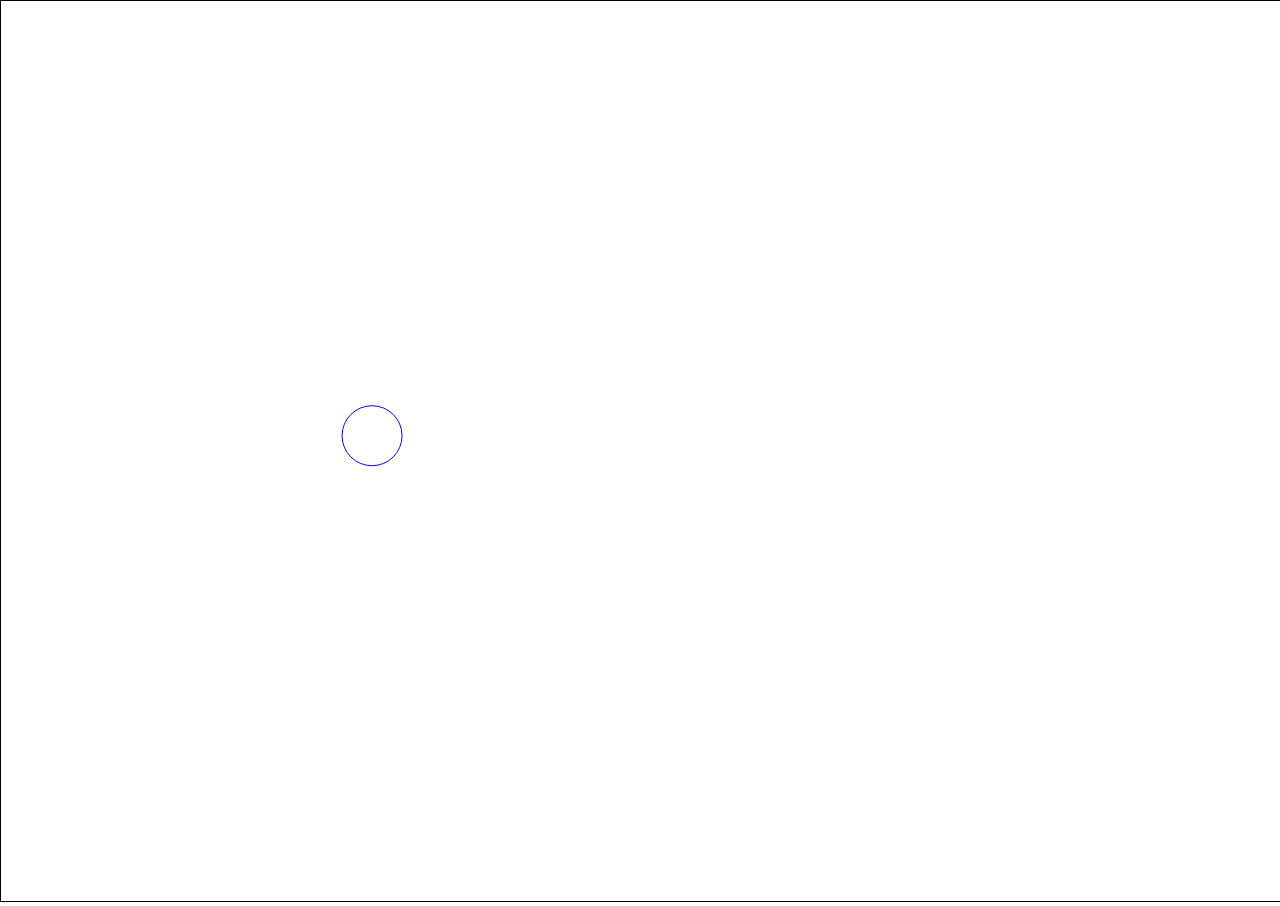
<file: Canvas examples/index.html>
<!DOCTYPE html>
<html lang="en">
    <head>
        <meta charset="UTF-8">
        <title>HTMLS Canvas</title>
        <style type="text/css">
            canvas{
                border: 1px solid black;
            }
            body{
                margin: 0;
            }
        </style>
    </head>
    <body>
        <canvas></canvas>
        <script src="canvas.js"></script>
    </body>
</html>
</file>
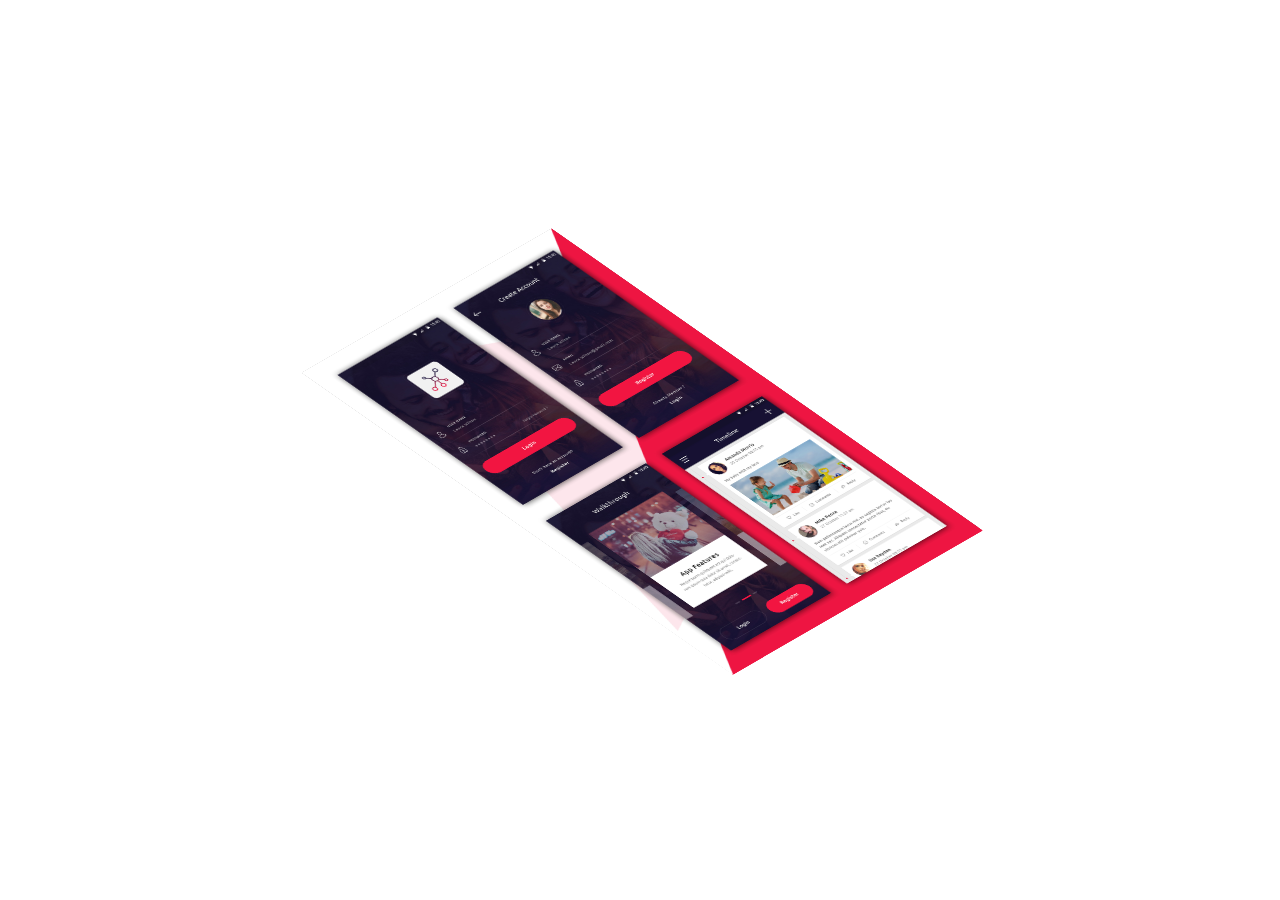
<file: CSS Layered Effect/index.html>
<!DOCTYPE html>
<html>
    <head>
        <title>CSS layered effect</title>
        <link rel="stylesheet" type="text/css" href="style.css">
    </head>
    <body>
        <div class="container">
            <img src="Social-App-Show.jpg">
            <img src="Social-App-Show.jpg">
            <img src="Social-App-Show.jpg">
            <img src="Social-App-Show.jpg">
        </div>
    </body>
</html>
</file>
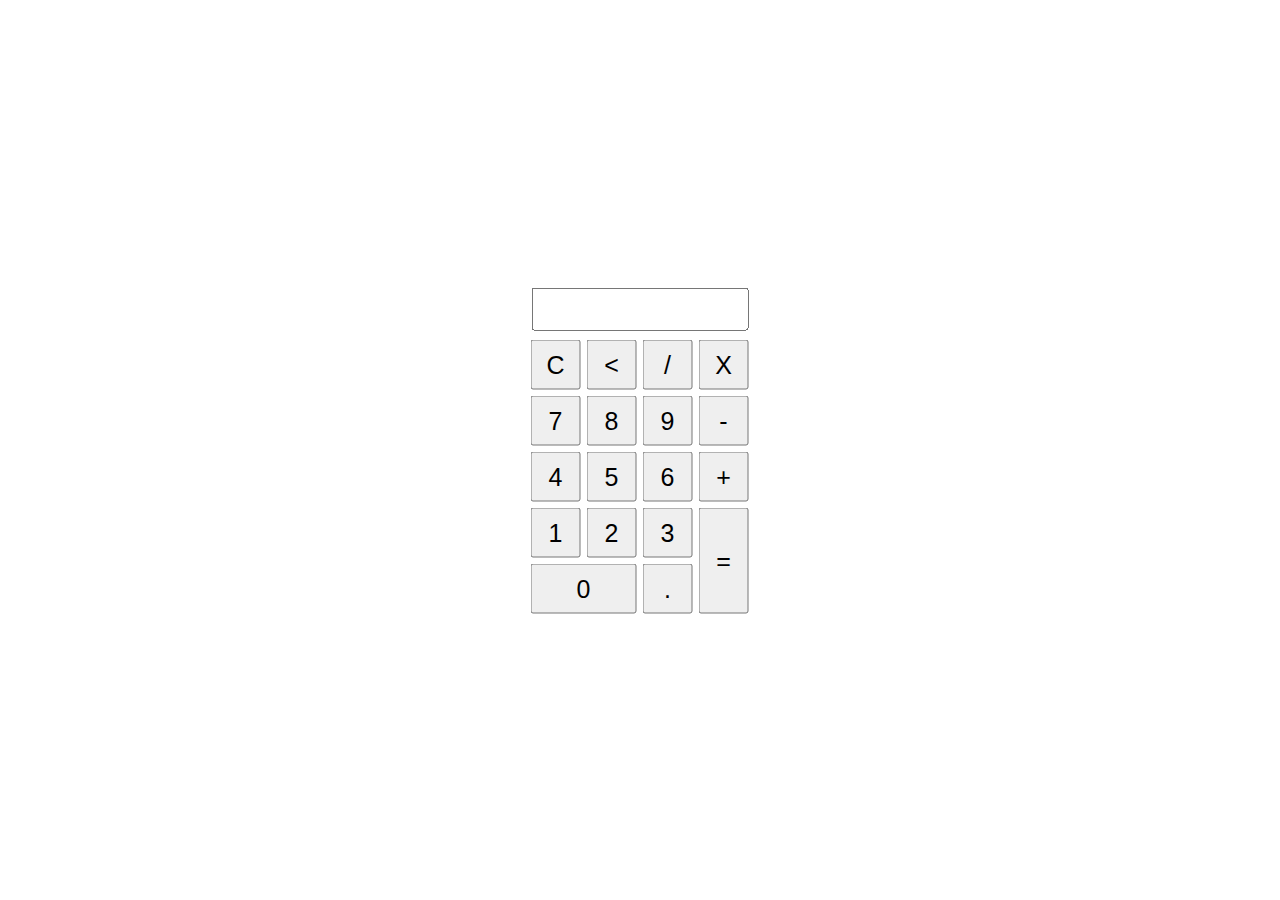
<file: Calculator/Calculator.html>
<html>
    <head>
        <script>
            function insert(num)
            {
                document.form.textview.value=document.form.textview.value+num
            }
            function c()
            {
                document.form.textview.value="";
            }
            function equal() {
                var exp=document.form.textview.value;
                if(exp)
                {
                    document.form.textview.value=eval(exp);
                }
            }
            function back() {
                var exp=document.form.textview.value;
                document.form.textview.value=exp.substring(0, exp.length-1);
            }
        </script>
        <style>
            *{
                margin:0;
                padding: 0;
            }
            .button{
                width: 50;
                height: 50;
                font-size: 25;
                margin: 2;
                cursor: pointer;
            }
            .textview{
                width: 217;
                margin: 5;
                font-size: 25;
                padding: 5;
            }
            .Main{
                position: absolute;
                top: 50%;
                left: 50%;
                transform: translateX(-50%)translateY(-50%);

            }
        </style>
    </head>
    <body>
        <div class="Main"> 
            <form name="form">
                <input class="textview" name="textview" >
            </form>
            <table>
                <tr>
                    <td><input class="button" type="button" value="C" onclick="c()"></td>
                    <td><input class="button" type="button" value="<" onclick="back()"></td>
                    <td><input class="button" type="button" value="/" onclick="insert('/')"></td>
                    <td><input class="button" type="button" value="X" onclick="insert('*')"></td>
                </tr>
                <tr>
                    <td><input class="button" type="button" value="7" onclick="insert(7)"></td>
                    <td><input class="button" type="button" value="8" onclick="insert(8)"></td>
                    <td><input class="button" type="button" value="9" onclick="insert(9)"></td>
                    <td><input class="button" type="button" value="-" onclick="insert('-')"></td>
                </tr>
                <tr>
                    <td><input class="button" type="button" value="4" onclick="insert(4)"></td>
                    <td><input class="button" type="button" value="5" onclick="insert(5)"></td>
                    <td><input class="button" type="button" value="6" onclick="insert(6)"></td>
                    <td><input class="button" type="button" value="+" onclick="insert('+')"></td>
                </tr>
                <tr>
                    <td><input class="button" type="button" value="1" onclick="insert(1)"></td>
                    <td><input class="button" type="button" value="2" onclick="insert(2)"></td>
                    <td><input class="button" type="button" value="3" onclick="insert(3)"></td>
                    <td rowspan="5"><input class="button" style="height:106" type="button" value="=" onclick="equal()"></td>
                </tr>
                <tr>
                    <td colspan="2"><input class="button" type="button" style="width:106" value="0" onclick="insert(0)"></td>
                    <td><input class="button" type="button" value="." onclick="insert('.')"></td>
                </tr>
            </table>
        </div>
    </body>
</html>
</file>
<file: CSS Layered Effect/style.css>
body{
    margin: 0;
    padding: 0;
    width: 100%;
    height: 100vh;
    display: flex;
    align-items: center;
    justify-content: center;
}
.container
{
    position: relative;
    width: 360px;
    height: 590px;
    background: rgba(0,0,0,1);
    transform: rotate(-30deg) skew(25deg) scale(.8);
    transition: 0.5s;
}

.container img
{
    position: absolute;
    width: 100%;
    transition: 0.s;
}

.container:hover img:nth-child(4)
{
    transform: translate(160px, -160px);
    opacity: 1;
}

.container:hover img:nth-child(3)
{
    transform: translate(120px, -120px);
    opacity: .8;
}

.container:hover img:nth-child(2)
{
    transform: translate(80px, -80px);
    opacity: .8;
}

.container:hover img:nth-child(1)
{
    transform: translate(40px, -40px);
    opacity: .8;
}
</file>
